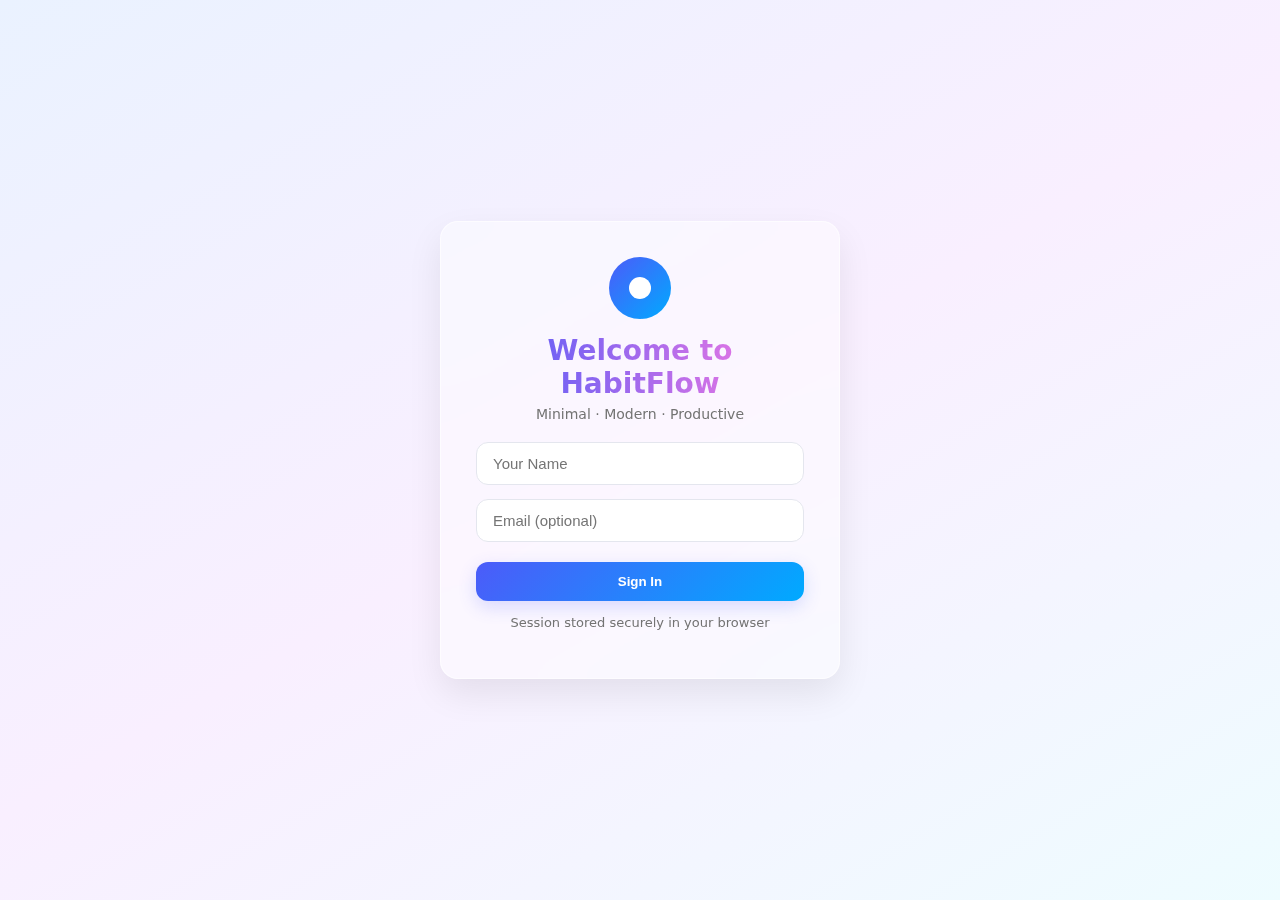
<file: index.html>
<!DOCTYPE html>
<html lang="en">
<head>
<meta charset="utf-8" />
<meta name="viewport" content="width=device-width,initial-scale=1" />
<title>HabitFlow — Modern Minimal</title>
<link rel="stylesheet" href="styles.css" />
</head>
<body>
<header class="top">
  <div class="brand">
    <h1>HabitFlow</h1>
    <p class="tag">Minimal · Modern · Productive</p>
  </div>
  <div class="actions">
    <button id="addBtn" class="btn accent">+ New</button>
    <button id="logoutBtn" class="btn ghost">Logout</button>
  </div>
</header>

<main class="main">
  <section class="panel add-panel">
    <div class="input-wrap">
      <input id="habitInput" placeholder="Add a new habit (e.g. Drawing, Reading, Yoga)"/>
      <select id="iconType">
        <option value="combined">Icon: Combined (img + svg + emoji)</option>
        <option value="emoji">Emoji only</option>
        <option value="svg">SVG only</option>
        <option value="image">Thumbnail image</option>
      </select>
      <button id="addHabitBtn" class="btn primary">Add</button>
    </div>
    <div class="quick-presets">
      <button class="chip" data-name="Drawing">🎨 Drawing</button>
      <button class="chip" data-name="Reading">📚 Reading</button>
      <button class="chip" data-name="Exercise">🏋️ Exercise</button>
      <button class="chip" data-name="Meditation">🧘 Meditation</button>
    </div>
  </section>

  <section id="habitGrid" class="grid">
    <!-- habit cards injected here -->
  </section>
</main>

<!-- modal -->
<div id="modal" class="modal hidden" aria-hidden="true">
  <div class="modal-card">
    <button id="closeModal" class="close">✕</button>
    <h3 id="modalTitle">Habit Details</h3>
    <div id="modalBody"></div>
  </div>
</div>

<footer class="footer">2025 — HabitFlow</footer>

<script src="script.js"></script>
</body>
</html>
</file>
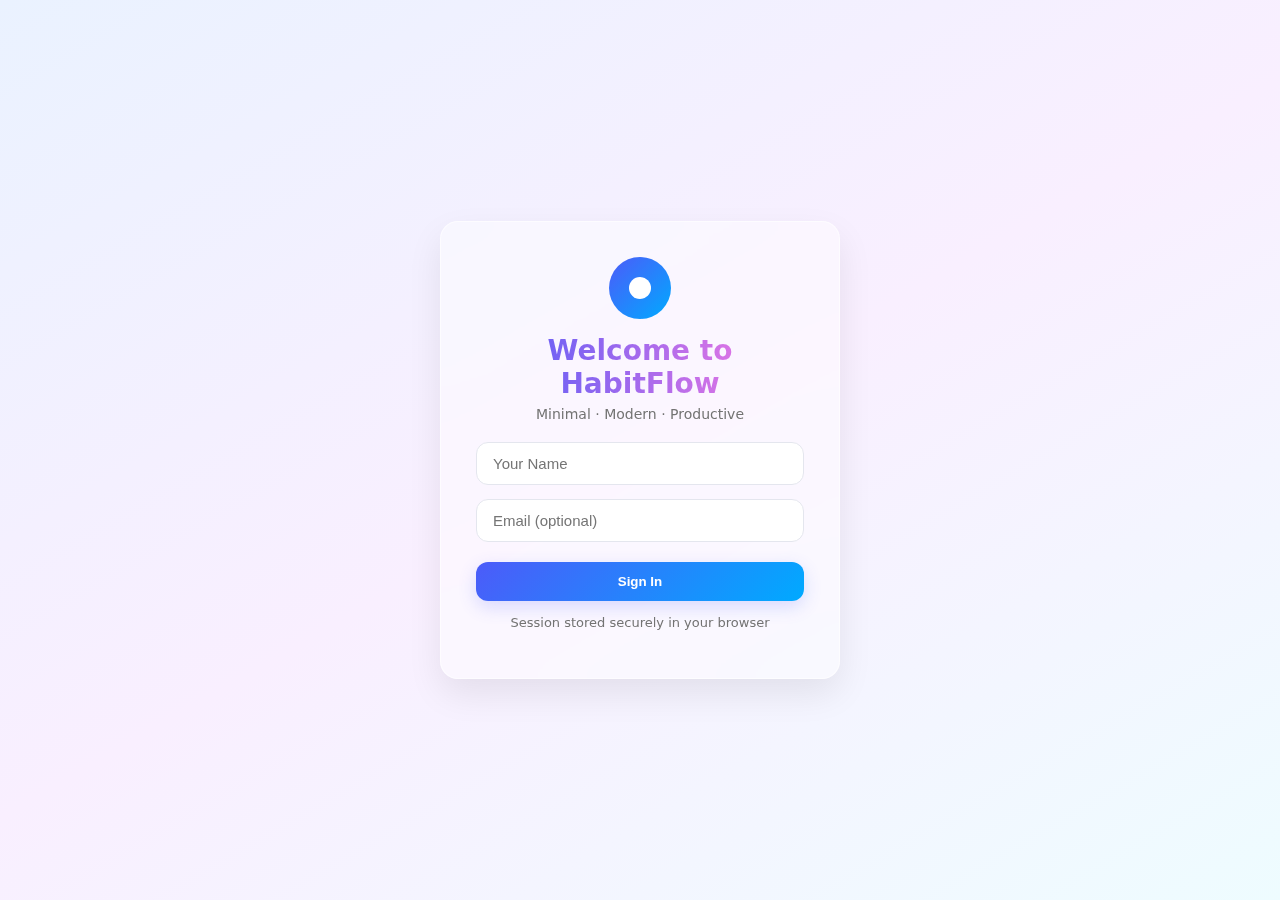
<file: login.html>
<!DOCTYPE html>
<html lang="en">
<head>
<meta charset="UTF-8" />
<meta name="viewport" content="width=device-width, initial-scale=1.0" />
<title>HabitFlow — Login</title>
<link rel="stylesheet" href="styles.css" />
</head>

<body class="login-bg">

<div class="login-container glass-card">

    <div class="logo-icon">
        <div class="logo-dot"></div>
    </div>

    <h2 class="login-title">Welcome to HabitFlow</h2>
    <p class="login-subtitle">Minimal · Modern · Productive</p>

    <input id="username" class="login-input" placeholder="Your Name" />
    <input id="email" class="login-input" placeholder="Email (optional)" />

    <button id="loginBtn" class="btn login-btn">Sign In</button>

    <p class="login-note">Session stored securely in your browser</p>

</div>

<script>
document.getElementById("loginBtn").onclick = () => {
    const user = document.getElementById("username").value.trim();
    if (!user) return alert("Please enter your name");
    localStorage.setItem("hf_user", user);
    window.location.href = "index.html";
};
</script>

</body>
</html>
</file>
<file: styles.css>
:root{
  --bg:#ffffff;
  --surface:#ffffff;
  --muted:#737373;
  --black:#0b0b0b;

  /* MULTI-ACCENT PALETTE */
  --accent1:#00aaff;      /* Blue */
  --accent2:#4c5bf9;      /* Indigo */
  --accent3:#ff7ae0;      /* Pink */
  --accent4:#00e0b8;      /* Teal */
  --accent5:#ffa74a;      /* Orange */

  --card-shadow: 0 6px 20px rgba(11,11,11,0.08);
  --radius:14px;
  --maxw:1100px;
  --gap:22px;
}

*{box-sizing:border-box}
html,body{height:100%}

body{
  margin:0;
  font-family:Inter, system-ui, -apple-system, "Segoe UI", Roboto, "Helvetica Neue", Arial;
  background: linear-gradient(160deg, #ffffff 0%, #f8f9ff 30%, #f4f5ff 60%, #fdf2ff 100%);
  color:var(--black);
}

/* HEADER */
.top{
  display:flex;
  justify-content:space-between;
  align-items:center;
  padding:28px;
  max-width:var(--maxw);
  margin:0 auto;
}
.brand h1{
  margin:0;
  font-size:34px;
  letter-spacing:-0.5px;
  background: linear-gradient(90deg, var(--accent2), var(--accent3));
  -webkit-background-clip:text;
  -webkit-text-fill-color:transparent;
}
.brand .tag{margin-top:6px;color:var(--muted);font-size:13px}

.actions .btn{margin-left:12px}

/* MAIN */
.main{
  max-width:var(--maxw);
  margin:18px auto;
  padding:0 18px 80px;
}

/* PANEL */
.panel.add-panel{
  display:flex;
  flex-direction:column;
  gap:14px;
  align-items:stretch;
  margin-bottom:var(--gap);
  padding:18px;
  border-radius:var(--radius);
  background:linear-gradient(145deg, #ffffff, #f7f9ff);
  box-shadow:var(--card-shadow);
  border-left:5px solid var(--accent1);
}

/* INPUT */
.input-wrap{
  display:flex;
  gap:12px;
  align-items:center;
}
.input-wrap input{
  flex:1;padding:12px 14px;border-radius:10px;border:1px solid #e6e6e6;
  font-size:15px;background:#fff;
  box-shadow:0 0 0 transparent;
  transition:0.25s ease;
}
.input-wrap input:focus{
  border-color:var(--accent2);
  box-shadow:0 0 8px rgba(76,91,249,0.3);
}

.input-wrap select{
  padding:10px;border-radius:10px;border:1px solid #e6e6e6;
  background:white;
}

/* BUTTONS */
.btn{
  border:none;
  padding:10px 14px;
  border-radius:10px;
  cursor:pointer;
  font-weight:600;
}

.btn.primary{
  background:linear-gradient(90deg,var(--accent2),var(--accent1));
  color:white;
  box-shadow:0 6px 18px rgba(76,91,249,0.2);
}

.btn.accent{
  background:linear-gradient(90deg,var(--accent4),var(--accent1));
  color:white;
}

.btn.ghost{
  background:transparent;
  border:1px solid rgba(0,0,0,0.06);
  padding:8px 12px;
}

/* CHIP BUTTONS */
.quick-presets{
  display:flex;
  gap:10px;
  flex-wrap:wrap;
}
.chip{
  background:white;
  border:1px solid #eee;
  padding:8px 12px;
  border-radius:999px;
  cursor:pointer;
  font-weight:600;
  transition:0.2s ease;
  box-shadow:0 0 0 transparent;
}
.chip:hover{
  border-color:var(--accent2);
  box-shadow:0 4px 8px rgba(0,0,0,0.06);
  transform:translateY(-2px);
}

/* GRID */
.grid{
  display:grid;
  grid-template-columns:repeat(2,1fr);
  gap:20px;
}

/* CARD */
.card{
  background: linear-gradient(180deg, #ffffff 0%, #f9faff 100%);
  border-radius:14px;
  padding:16px;
  box-shadow:var(--card-shadow);
  border-left: 6px solid transparent;
  animation:fadeIn 0.4s ease;
}

/* RANDOMIZED LEFT BORDER COLORS */
.card:nth-child(5n+1){border-left-color:var(--accent1);}
.card:nth-child(5n+2){border-left-color:var(--accent2);}
.card:nth-child(5n+3){border-left-color:var(--accent3);}
.card:nth-child(5n+4){border-left-color:var(--accent4);}
.card:nth-child(5n+5){border-left-color:var(--accent5);}

/* HABIT BOX */
.habit{
  display:flex;
  gap:14px;
  align-items:center;
  padding:12px;
  border-radius:12px;
  border:1px solid #f0f0f0;
  background:white;
  transition:0.25s ease;
}

.habit:hover{
  border-color:var(--accent2);
  box-shadow:0 6px 16px rgba(76,91,249,0.1);
}

/* ICON BOX */
.icon-wrap{
  width:84px;height:84px;
  border-radius:14px;
  display:flex;
  align-items:center;
  justify-content:center;
  background:linear-gradient(160deg,#f8f9ff,#ffffff);
  border:1px solid #f0f0f5;
  position:relative;
}
.icon-wrap img{width:64px;height:64px;border-radius:10px;display:block}
.icon-emoji{font-size:28px}

/* TITLE */
.h-title{
  font-size:18px;
  margin-bottom:6px;
  font-weight:700;
  background: linear-gradient(90deg, var(--accent3), var(--accent2));
  -webkit-background-clip:text;
  -webkit-text-fill-color:transparent;
}

/* BUTTONS INSIDE CARDS */
.small-btn{
  padding:8px 10px;
  border-radius:10px;
  border:none;
  cursor:pointer;
  font-weight:600;
  background:#f1f3ff;
  color:var(--accent2);
}

.small-btn.purple{
  background:linear-gradient(90deg,var(--accent2),var(--accent1));
  color:white;
}

.small-btn.ghost{
  background:white;
  border:1px solid #eee;
  color:var(--muted);
}

/* PROGRESS */
.progress-row{display:flex;align-items:center;gap:14px;margin-top:12px}
.progress-bar{
  flex:1;height:12px;
  background:#f1f6ff;
  border-radius:999px;
  overflow:hidden;
  border:1px solid #eef6ff;
}
.progress-fill{
  height:100%;width:0%;
  border-radius:999px;
  background:linear-gradient(90deg,var(--accent3),var(--accent2),var(--accent1));
  transition:width 500ms ease;
}

/* WEEK DOTS */
.week-dots{display:flex;gap:6px;align-items:center}
.week-dots .dot{
  width:8px;height:8px;
  border-radius:50%;
  background:#eee;
}
.week-dots .dot.active{
  background:var(--accent1);
}

/* RING */
.ring{
  width:56px;height:56px;border-radius:50%;
  display:flex;align-items:center;justify-content:center;
  background:conic-gradient(var(--accent3) 0% 0%, #eee 0% 100%);
}
.ring-inner{
  width:44px;height:44px;border-radius:50%;
  background:white;
  display:flex;align-items:center;justify-content:center;
  font-weight:700;
}

/* ANIMATION */
@keyframes fadeIn{
  from{opacity:0;transform:translateY(10px)}
  to{opacity:1;transform:translateY(0)}
}

/* RESPONSIVE */
@media (max-width:900px){
  .grid{grid-template-columns:1fr}
  .top{padding:18px}
  .brand h1{font-size:28px}
}


/* -----------------------------
   LOGIN PAGE STYLES
------------------------------ */

.login-bg {
  min-height: 100vh;
  display: flex;
  align-items: center;
  justify-content: center;

  /* soft colorful background */
  background: linear-gradient(
    150deg,
    #eaf2ff,
    #f9efff,
    #eefcff
  );
}

.glass-card {
  width: 92%;
  max-width: 400px;
  padding: 35px;
  border-radius: 18px;

  background: rgba(255,255,255,0.45);
  backdrop-filter: blur(18px);
  border: 1px solid rgba(255,255,255,0.6);
  box-shadow: 0 15px 35px rgba(0,0,0,0.08);
  text-align: center;

  animation: fadeIn 0.6s ease;
}

/* Logo Circle */
.logo-icon {
  width: 62px;
  height: 62px;
  border-radius: 50%;
  margin: 0 auto 15px;
  background: linear-gradient(135deg, var(--accent2), var(--accent1));
  display: flex;
  justify-content: center;
  align-items: center;
}
.logo-dot {
  width: 22px;
  height: 22px;
  background: white;
  border-radius: 50%;
}

/* Text */
.login-title {
  margin: 0;
  font-size: 28px;
  background: linear-gradient(90deg, var(--accent2), var(--accent3));
  -webkit-background-clip: text;
  -webkit-text-fill-color: transparent;
}

.login-subtitle {
  margin: 6px 0 20px;
  color: var(--muted);
  font-size: 14px;
}

/* Inputs */
.login-input {
  width: 100%;
  padding: 12px 16px;
  margin-bottom: 14px;
  border-radius: 12px;
  border: 1px solid #e4e6ee;
  background: white;
  font-size: 15px;
  transition: 0.3s;
}
.login-input:focus {
  border-color: var(--accent2);
  box-shadow: 0 0 8px rgba(76,91,249,0.25);
}

/* Button */
.login-btn {
  width: 100%;
  margin-top: 6px;
  padding: 12px;
  border-radius: 12px;
  background: linear-gradient(135deg, var(--accent2), var(--accent1));
  color: white;
  font-weight: 600;
  box-shadow: 0 6px 18px rgba(76,91,249,0.2);
  cursor: pointer;
}

.login-note {
  margin-top: 14px;
  color: var(--muted);
  font-size: 13px;
}

/* Fade animation */
@keyframes fadeIn {
  from {opacity:0; transform: translateY(10px);}
  to {opacity:1; transform: translateY(0);}
}
</file>
